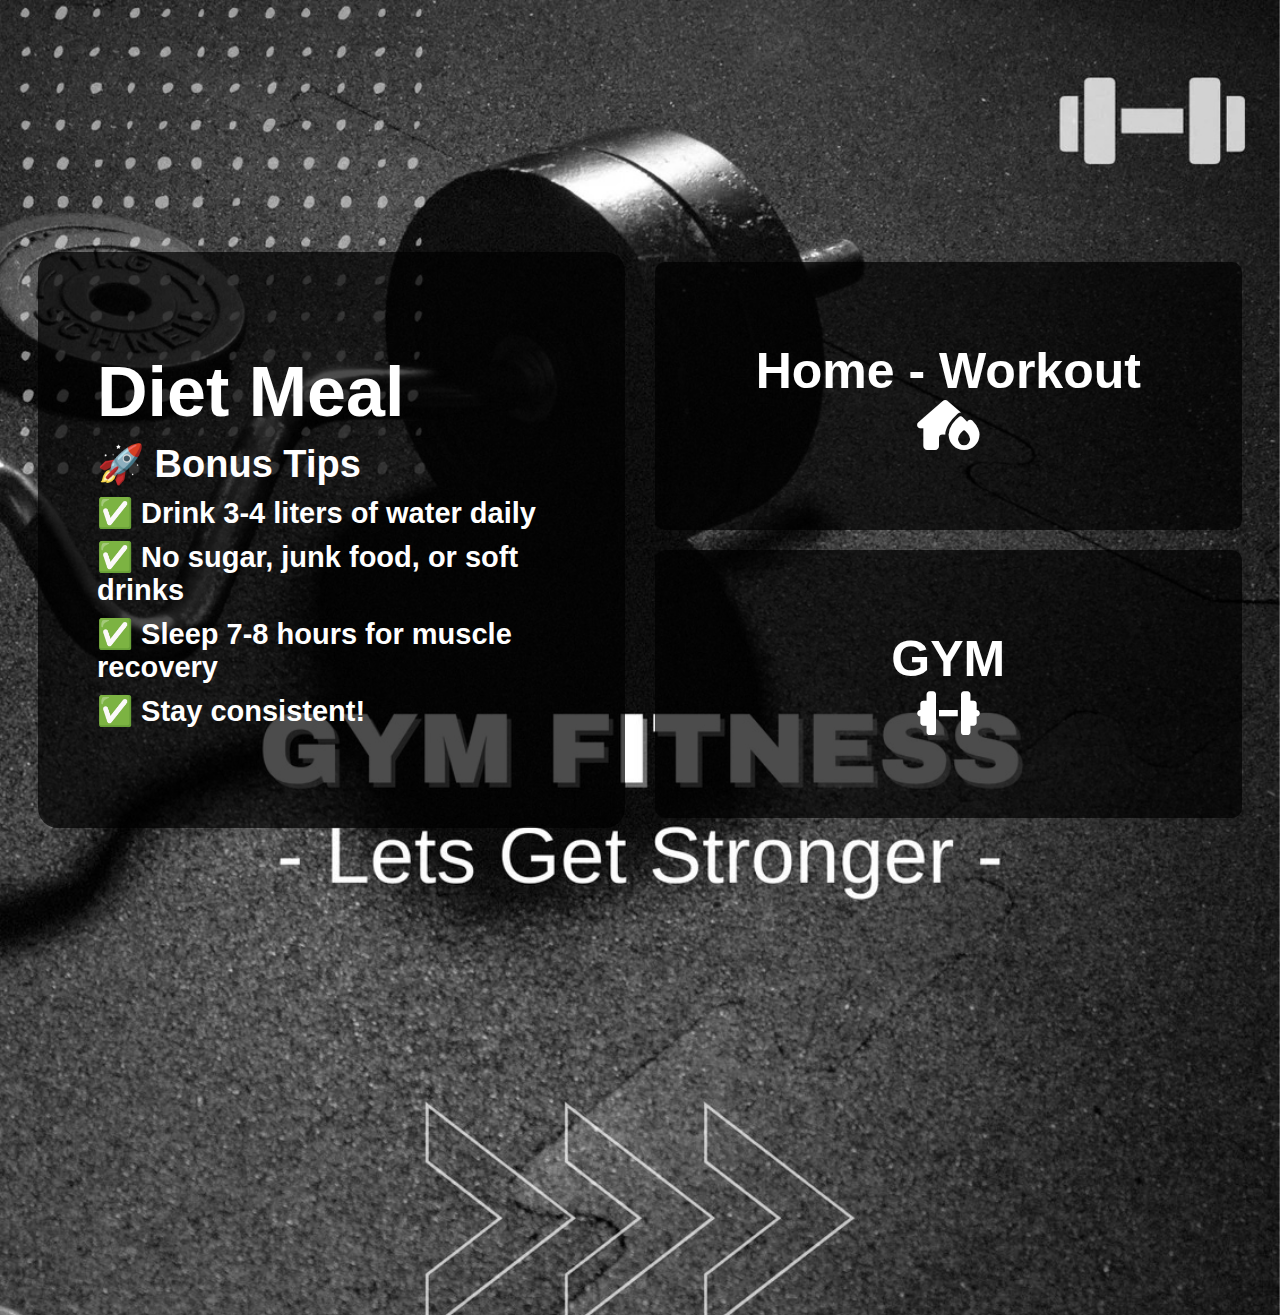
<file: index.html>
<!DOCTYPE html>
<html lang="en">
<head>
    <meta charset="UTF-8">
    <meta name="viewport" content="width=device-width, initial-scale=1.0">
    <link rel="stylesheet" href="assests/css/style.css">
    <link rel="stylesheet" href="https://cdnjs.cloudflare.com/ajax/libs/font-awesome/6.5.1/css/all.min.css">
    <title>WORKOUT-TIME</title>
</head>
<body>
    <div class="time"></div>
    <div class="structure">
        <div class="diet">
            <a href="other pages/diet.html" class="meal">
                Diet Meal
                <div class="tip" style="font-size: 38px;">🚀 Bonus Tips</div>
                <div class="tip">✅ Drink 3-4 liters of water daily</div>
                <div class="tip">✅ No sugar, junk food, or soft drinks</div>
                <div class="tip">✅ Sleep 7-8 hours for muscle recovery</div>
                <div class="tip">✅ Stay consistent!</div>
            </a>
        </div>
        <div class="workout">
            <div class="home">
                <a href="other pages/home.html">
                    <span>Home - Workout</span>
                    <i class="fa-solid fa-house-fire"></i>
                </a>
            </div>
            <div class="gym">
                <a href="">
                    <span>GYM</span>
                    <i class="fa-solid fa-dumbbell"></i>
                </a>
            </div>
        </div>
    </div>
</body>
</html>
</file>
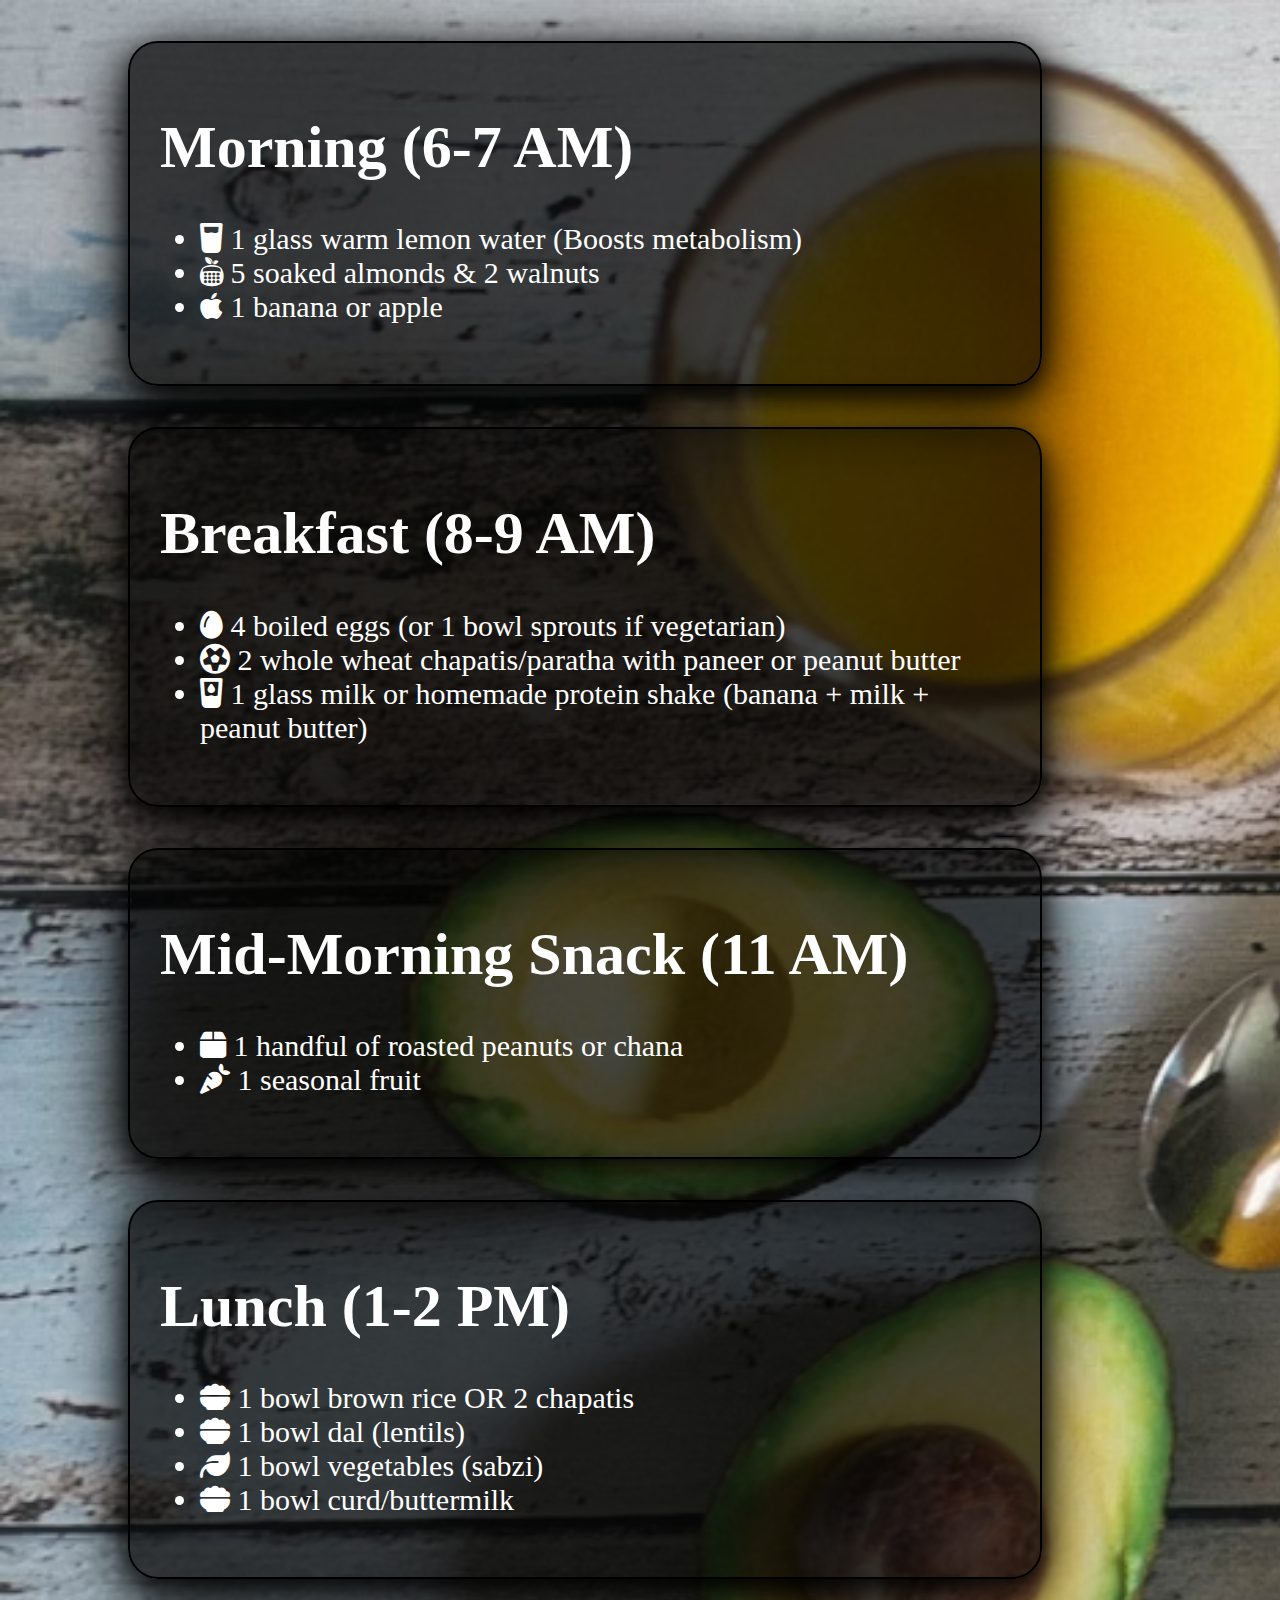
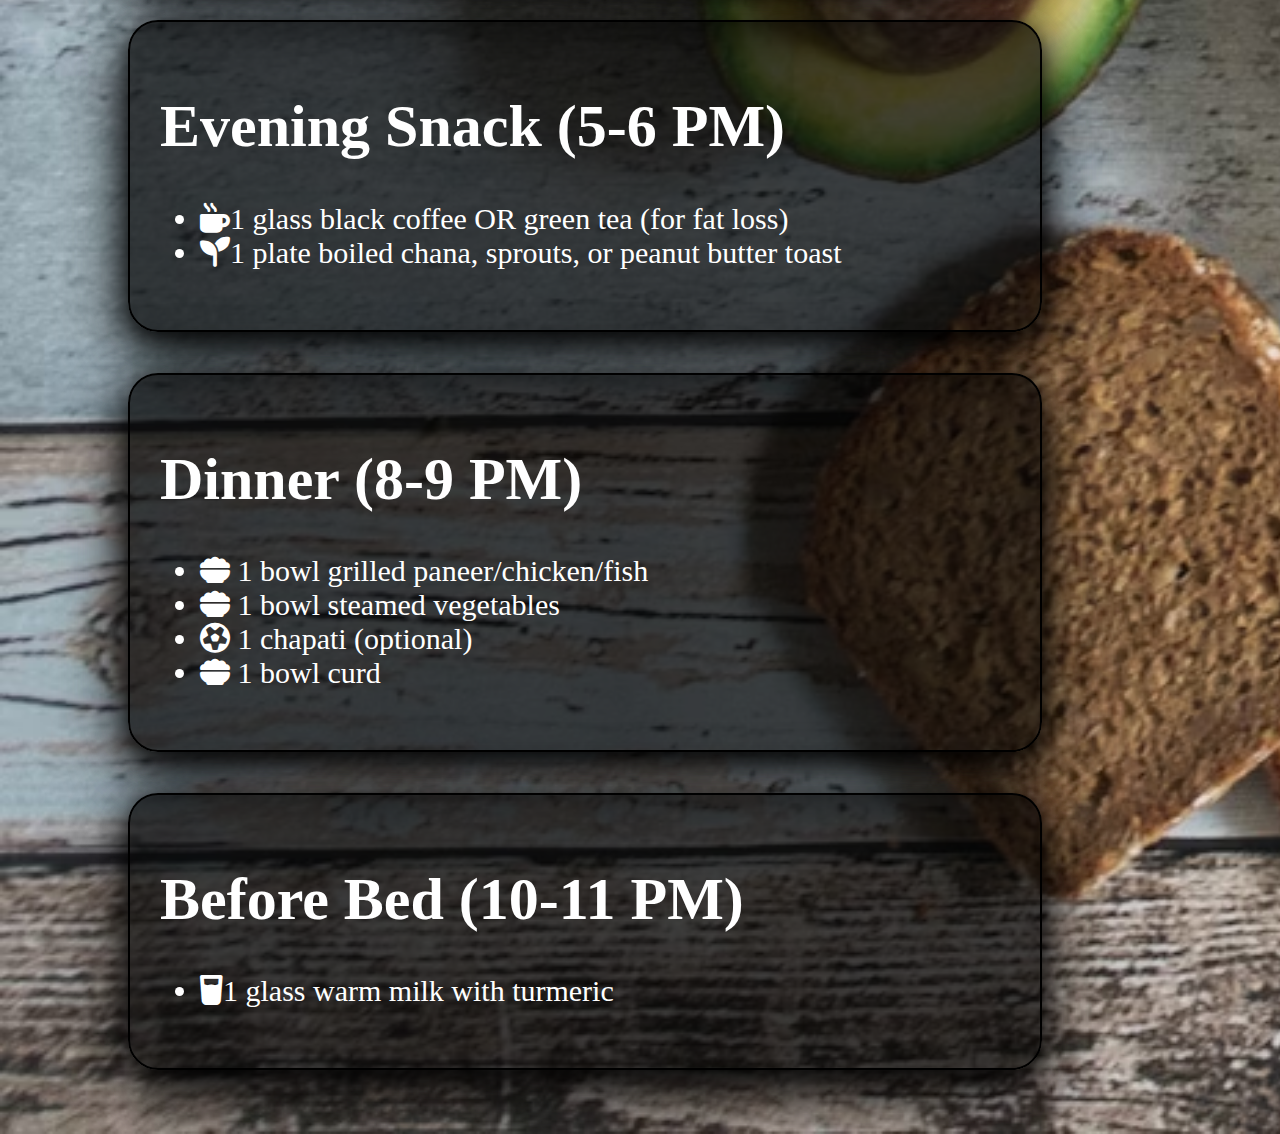
<file: other pages/diet.html>
<!DOCTYPE html>
<html lang="en">
<head>
    <meta charset="UTF-8">
    <meta name="viewport" content="width=device-width, initial-scale=1.0">
    <link rel="stylesheet" href="https://cdnjs.cloudflare.com/ajax/libs/font-awesome/6.5.1/css/all.min.css">
    <link rel="stylesheet" href="../assests/css/diet.css">
    <title>Meal</title>
</head>
<body>
    <div class="meal">
        <div class="mealitem">
            <h1>Morning (6-7 AM)</h1>
            <ul>
                <li><i class="fa-solid fa-glass-water"></i> 1 glass warm lemon water (Boosts metabolism)</li>
                <li><i class="fa-brands fa-nutritionix"></i> 5 soaked almonds & 2 walnuts</li>
                <li><i class="fa-brands fa-apple"></i> 1 banana or apple</li>
            </ul>
        </div>
        <div class="mealitem">
            <h1>Breakfast (8-9 AM)</h1>
            <ul>
                <li><i class="fa-solid fa-egg"></i> 4 boiled eggs (or 1 bowl sprouts if vegetarian)</li>
                <li><i class="fa-regular fa-futbol"></i> 2 whole wheat chapatis/paratha with paneer or peanut butter</li>
                <li><i class="fa-solid fa-glass-water-droplet"></i> 1 glass milk or homemade protein shake (banana + milk + peanut butter)</li>
            </ul>

        </div>
        <div class="mealitem">
            <h1>Mid-Morning Snack (11 AM)</h1>
            <ul>
                <li><i class="fa-solid fa-box"></i> 1 handful of roasted peanuts or chana</li>
                <li><i class="fa-solid fa-carrot"></i> 1 seasonal fruit</li>
             
            </ul>


        </div>
        <div class="mealitem">
            <h1>Lunch (1-2 PM)</h1>
            <ul>
                <li><i class="fa-solid fa-bowl-food"></i> 1 bowl brown rice OR 2 chapatis</li>
                <li><i class="fa-solid fa-bowl-food"></i> 1 bowl dal (lentils)</li>
                <li><i class="fa-solid fa-leaf"></i> 1 bowl vegetables (sabzi)</li>
                <li><i class="fa-solid fa-bowl-food"></i> 1 bowl curd/buttermilk</li>
            </ul>


        </div>
        <div class="mealitem">
            <h1>Evening Snack (5-6 PM)</h1>
            <ul>
                <li><i class="fa-solid fa-mug-hot"></i>1 glass black coffee OR green tea (for fat loss)</li>
                <li><i class="fa-solid fa-seedling"></i>1 plate boiled chana, sprouts, or peanut butter toast</li>
            </ul>


        </div>
        <div class="mealitem">
            <h1> Dinner (8-9 PM)</h1>
            <ul>
                <li><i class="fa-solid fa-bowl-food"></i> 1 bowl grilled paneer/chicken/fish</li>
                <li><i class="fa-solid fa-bowl-food"></i> 1 bowl steamed vegetables</li>
                <li><i class="fa-regular fa-futbol"></i> 1 chapati (optional)</li>
                <li><i class="fa-solid fa-bowl-food"></i> 1 bowl curd</li>
            </ul>


        </div>
        <div class="mealitem">
            <h1>Before Bed (10-11 PM)</h1>
            <ul>
                <li> <i class="fa-solid fa-glass-water"></i>1 glass warm milk with turmeric</li>
               
            </ul>


        </div>


    </div>
</body>
</html>
</file>
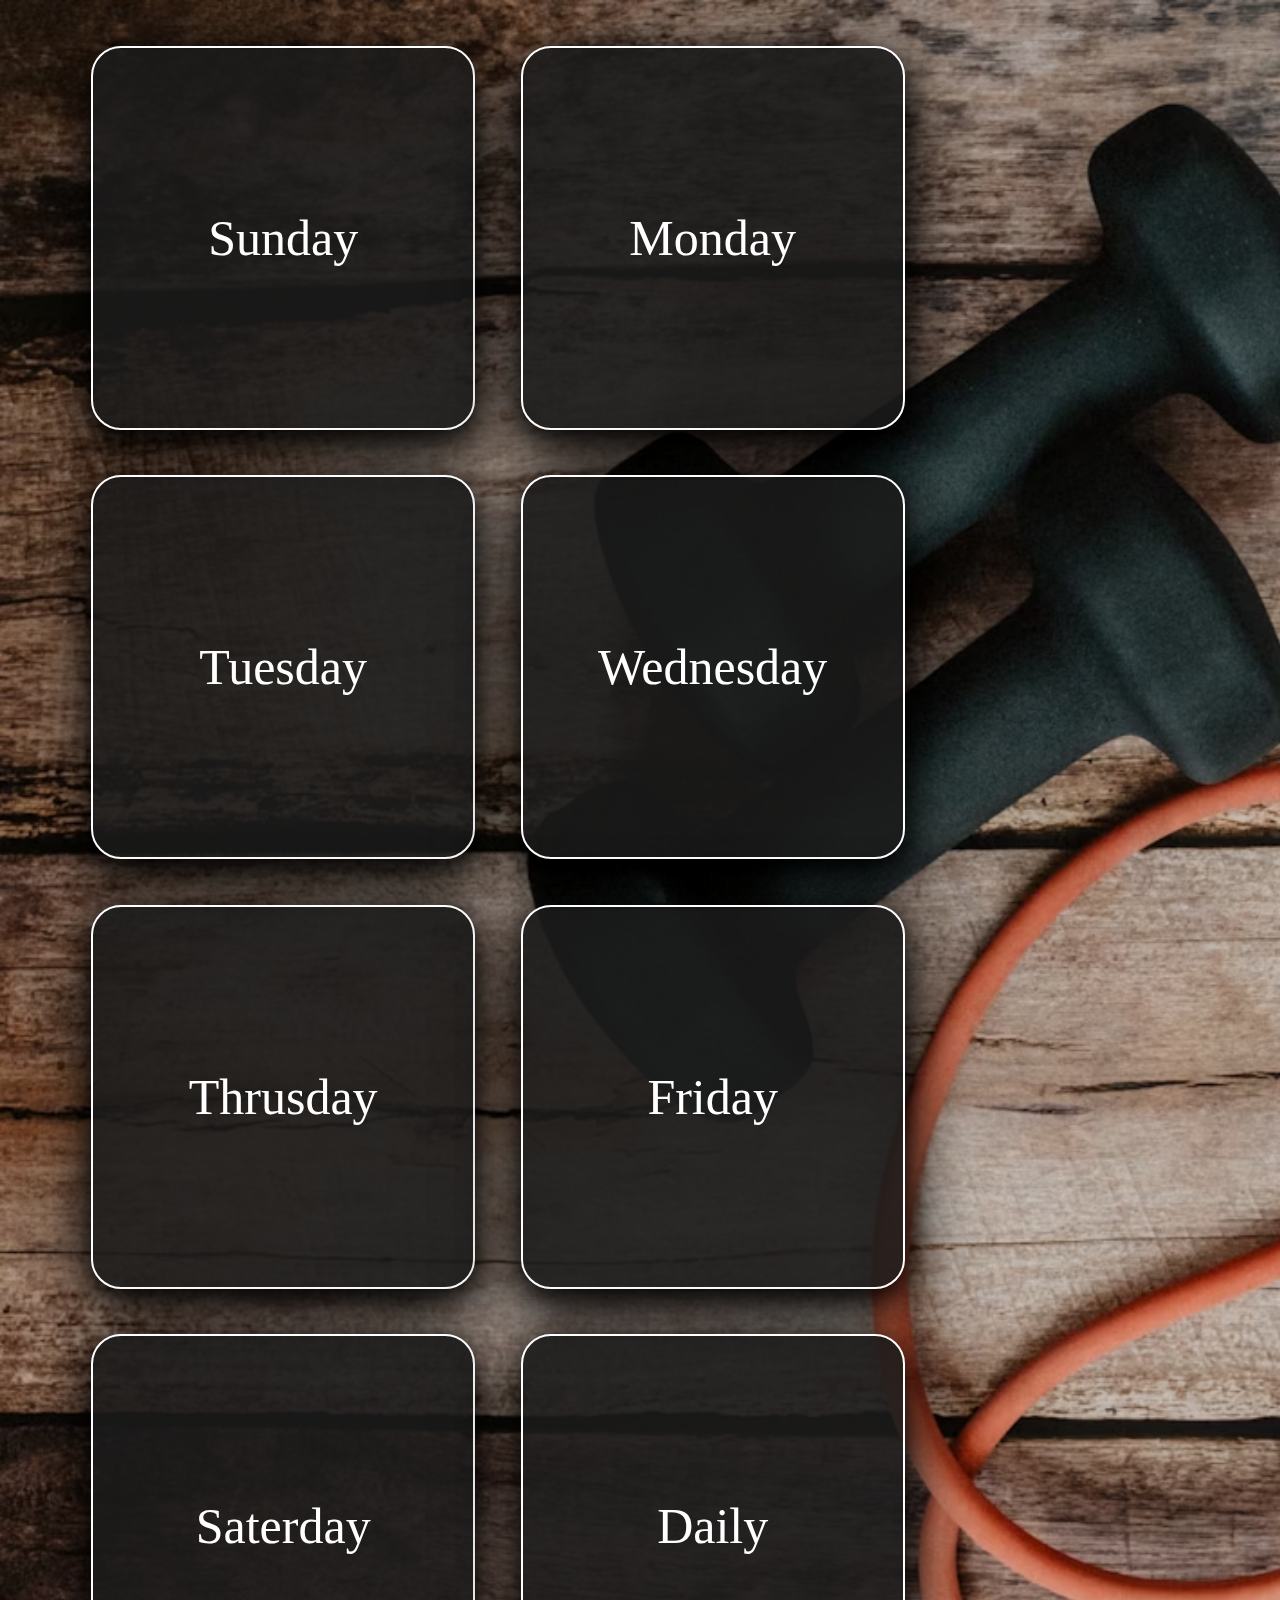
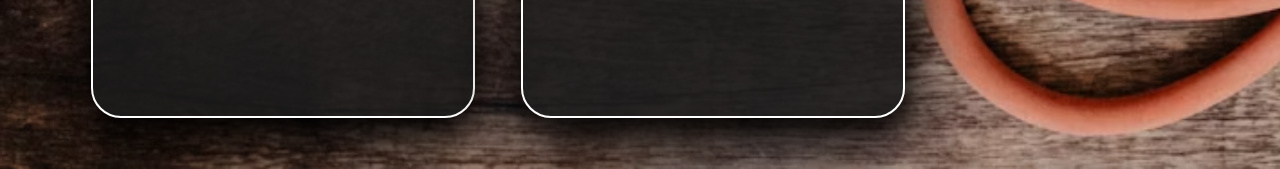
<file: other pages/home.html>
<!DOCTYPE html>
<html lang="en">
<head>
    <meta charset="UTF-8">
    <meta name="viewport" content="width=device-width, initial-scale=1.0">
    <link rel="stylesheet" href="../assests/css/week.css">
    <title>Home - Workout</title>
</head>
<body>
    <div class="days">

        <ul>
            <li class="day"><a href="../weeks/rest.html">Sunday</a></li>
            <li class="day"><a href="../weeks/monday.html">Monday</a></li>
            <li class="day"><a href="../weeks/tusday.html">Tuesday</a></li>
            <li class="day"><a href="../weeks/wedne.html">Wednesday</a></li>
            <li class="day"><a href="../weeks/monday.html">Thrusday</a></li>
            <li class="day"><a href="../weeks/tusday.html">Friday</a></li>
            <li class="day"><a href="../weeks/wedne.html">Saterday</a></li>
            <li class="day"><a href="../weeks/daily.html">Daily</a></li>
        </ul>
    </div>
    
</body>
</html>
</file>
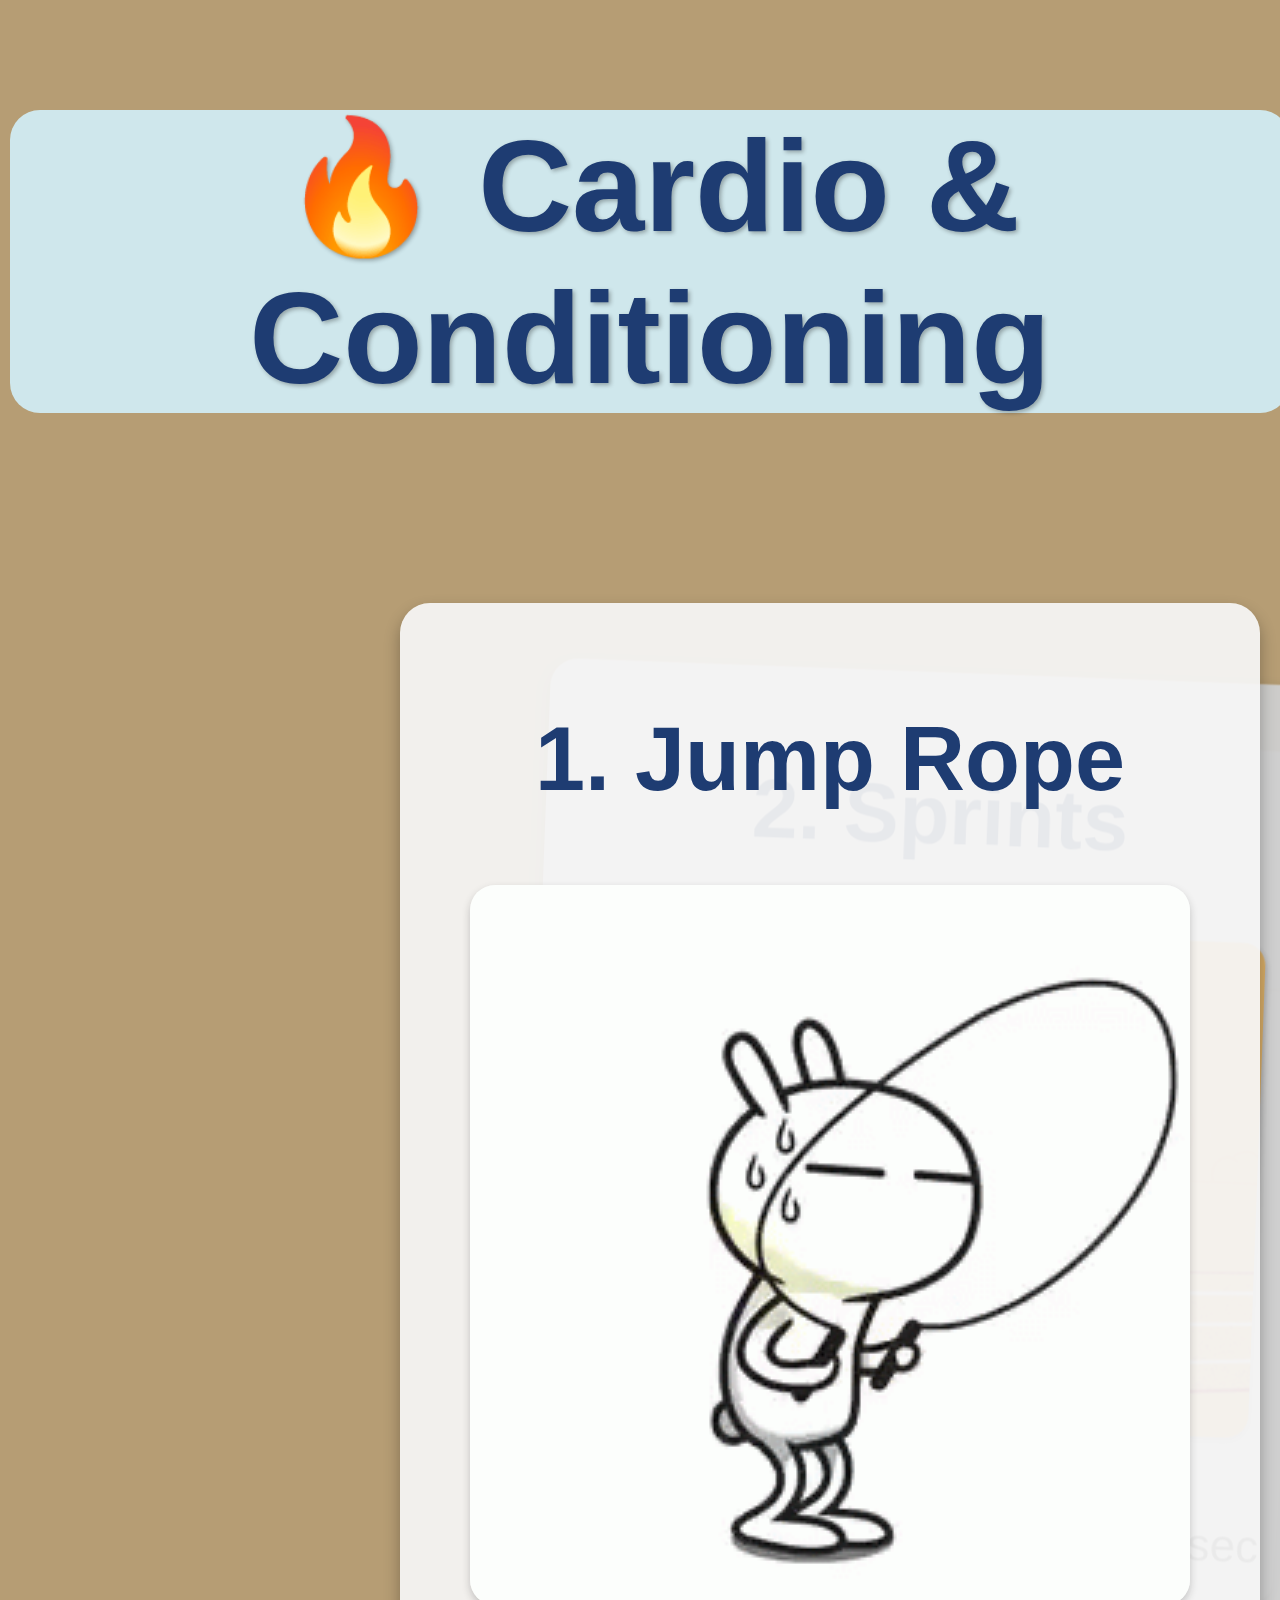
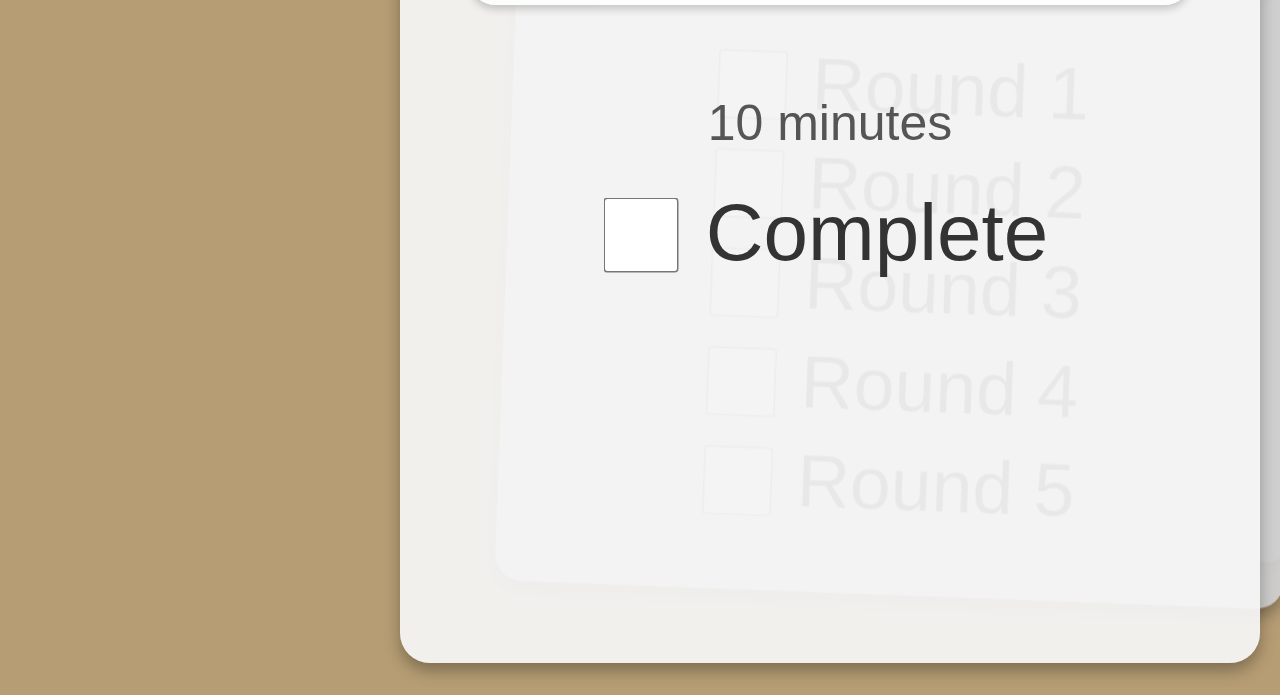
<file: weeks/daily.html>
<!DOCTYPE html>
<html lang="en">
<head>
    <meta charset="UTF-8">
    <meta name="viewport" content="width=device-width, initial-scale=1.0">
    <title>Effect Cards Swiper</title>
    <link rel="stylesheet" href="../assests/css/card.css">
    <link rel="stylesheet" href="https://cdn.jsdelivr.net/npm/swiper@11/swiper-bundle.min.css" />
</head>
<body>
    <h1>🔥 Cardio & Conditioning</h1>
    <div class="swiper">
        <div class="swiper-wrapper">
            <!-- Jump Rope -->
            <div class="swiper-slide">
                <h2>1. Jump Rope</h2>
                <img src="../image/gif/jumprope.gif" alt="Jump Rope">
                <p>10 minutes</p>
                <div class="sets">
                    <input type="checkbox" class="setcount"><span>Complete</span><br>
                </div>
            </div>
            <!-- Sprints -->
            <div class="swiper-slide">
                <h2>2. Sprints</h2>
                <img src="../image/gif/springs.gif" alt="Sprints">
                <p>5 rounds of 20 sec sprint + 40 sec rest</p>
                <div class="sets">
                    <input type="checkbox" class="setcount"><span>Round 1</span><br>
                    <input type="checkbox" class="setcount"><span>Round 2</span><br>
                    <input type="checkbox" class="setcount"><span>Round 3</span><br>
                    <input type="checkbox" class="setcount"><span>Round 4</span><br>
                    <input type="checkbox" class="setcount"><span>Round 5</span><br>
                </div>
            </div>
            <!-- Burpees -->
            <div class="swiper-slide">
                <h2>3. Burpees</h2>
                <img src="../image/gif/burpee.gif" alt="Burpees">
                <p>3 sets of 10 reps</p>
                <div class="sets">
                    <input type="checkbox" class="setcount"><span>Set 1</span><br>
                    <input type="checkbox" class="setcount"><span>Set 2</span><br>
                    <input type="checkbox" class="setcount"><span>Set 3</span><br>
                </div>
            </div>
        </div>
    </div>

    <!-- Swiper JS -->
    <script src="https://cdn.jsdelivr.net/npm/swiper@11/swiper-bundle.min.js"></script>
    <script>
        // Initialize Swiper with EffectCards
        const swiper = new Swiper('.swiper', {
            effect: 'cards',
            grabCursor: true,
            slidesPerView: 1,
            loop: false,
            modules: [],
        });
    </script>
</body>
</html>
</file>
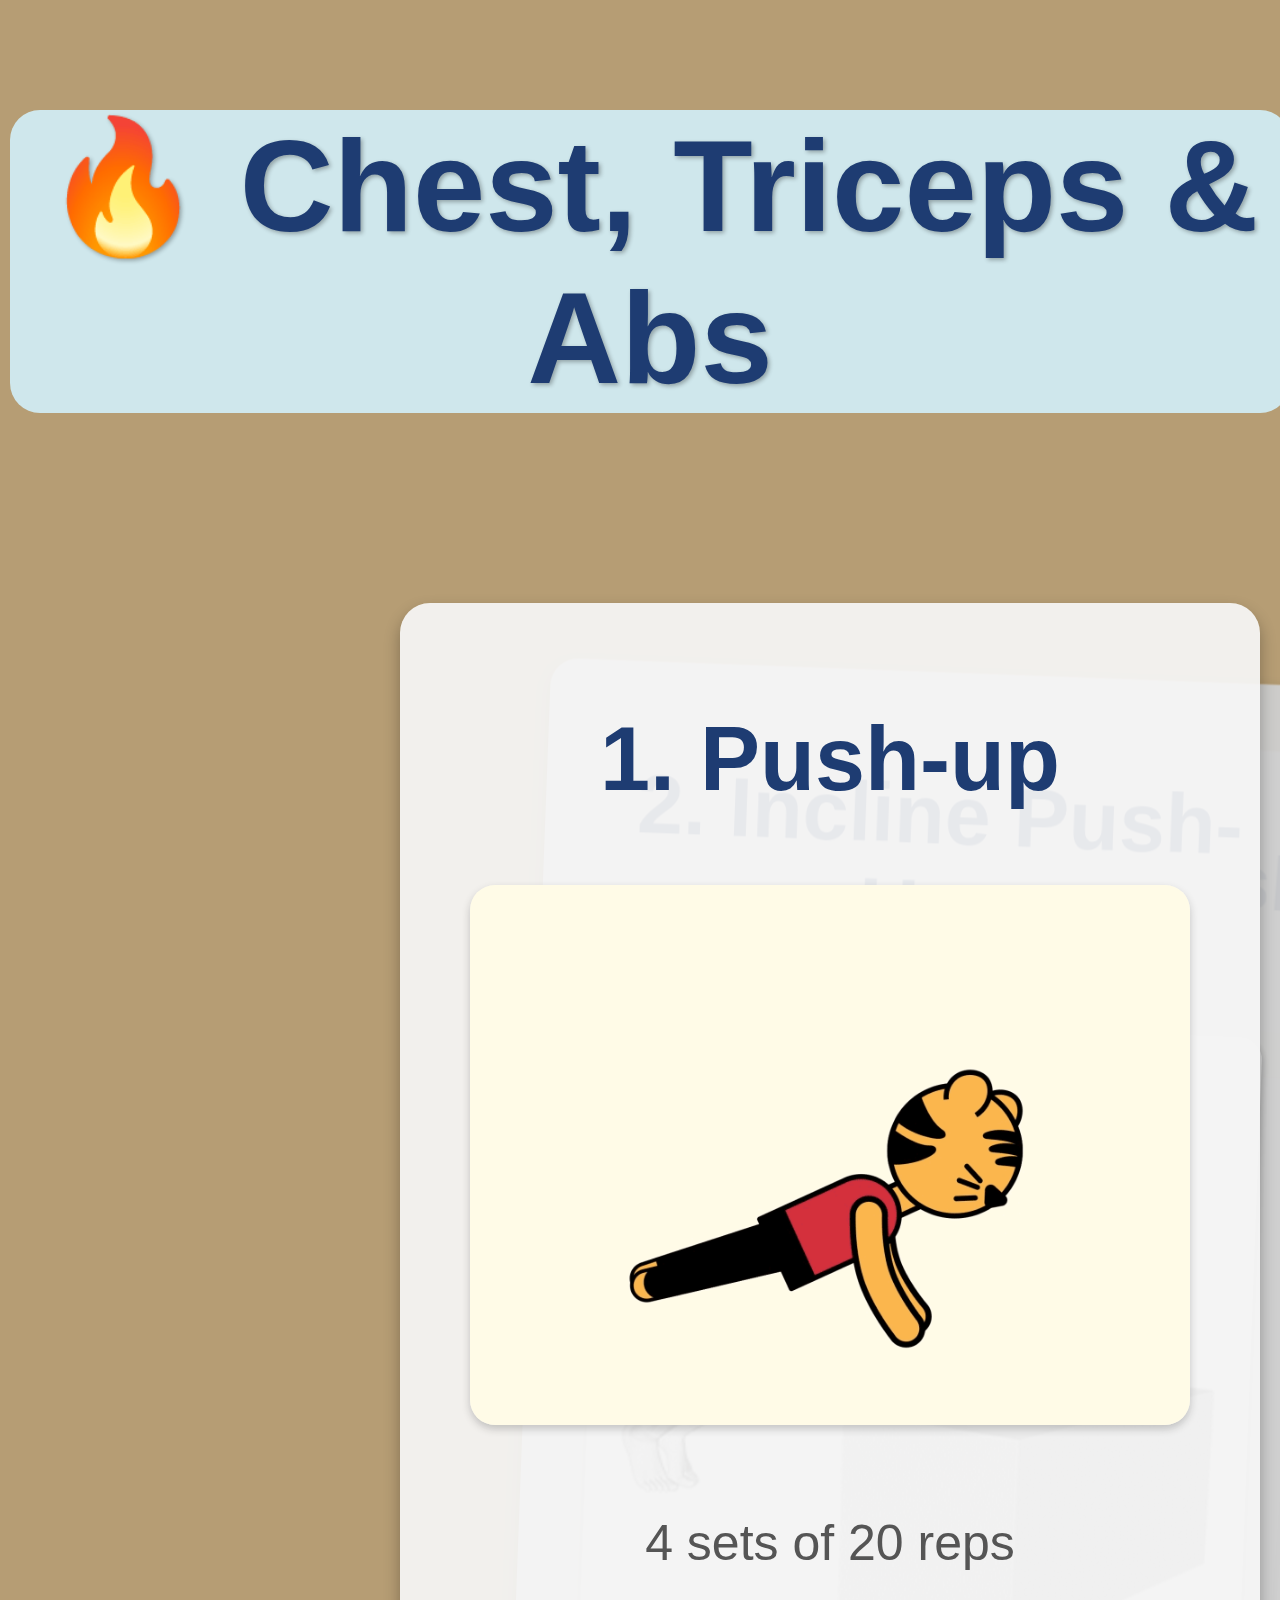
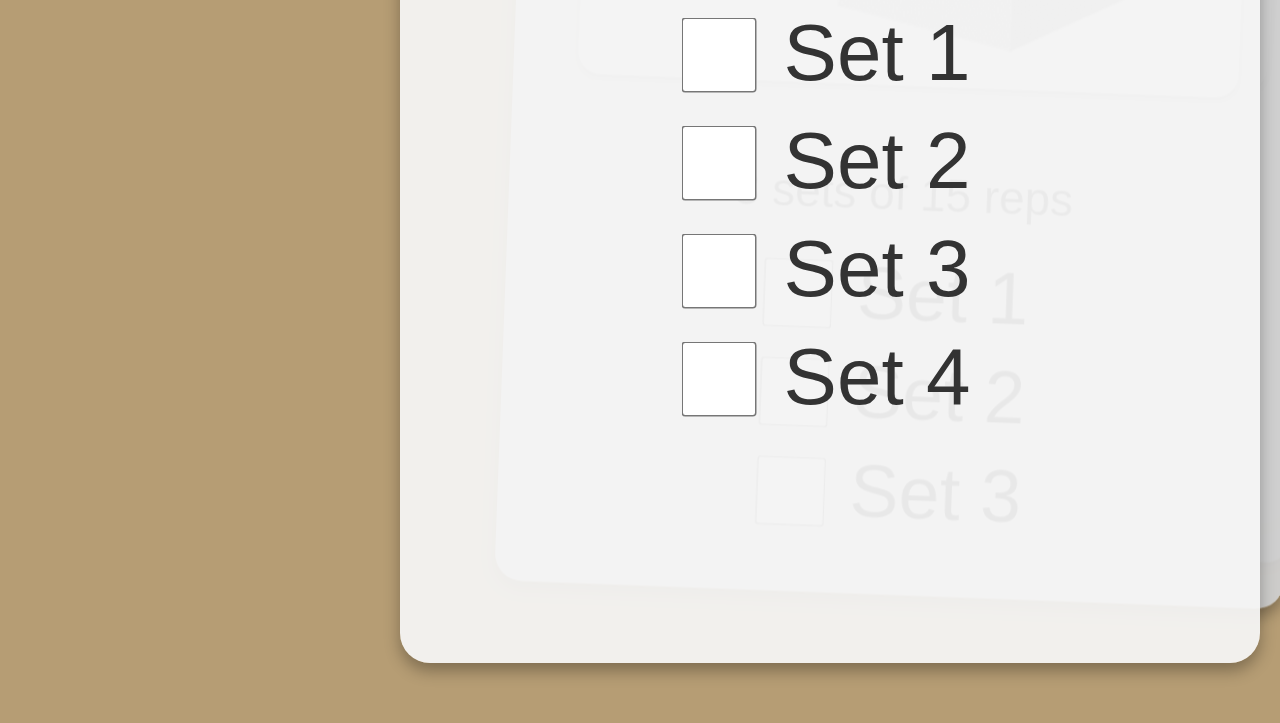
<file: weeks/monday.html>
<!DOCTYPE html>
<html lang="en">
<head>
    <meta charset="UTF-8">
    <meta name="viewport" content="width=device-width, initial-scale=1.0">
    <title>Effect Cards Swiper</title>
    <link rel="stylesheet" href="../assests/css/card.css">
    <link rel="stylesheet" href="https://cdn.jsdelivr.net/npm/swiper@11/swiper-bundle.min.css" />
</head>
<body>
    <h1>🔥 Chest, Triceps & Abs</h1>
    <div class="swiper">
        <div class="swiper-wrapper">
            <div class="swiper-slide">
                <h2>1. Push-up</h2>
                <img src="../image/gif/push-up.gif" alt="">
                <p>4 sets of 20 reps</p>
                <div class="sets">
                    <input type="checkbox" class="setcount"><span>Set 1</span><br>
                    <input type="checkbox" class="setcount"><span>Set 2</span><br>
                    <input type="checkbox" class="setcount"><span>Set 3</span><br>
                    <input type="checkbox" class="setcount"><span>Set 4</span><br>
                </div>
            </div>
            <div class="swiper-slide">
                <h2>2. Incline Push-Ups</h2>
                <img src="../image/gif/Incline Push-Up.gif" alt="">
                <p>3 sets of 15 reps</p>
                <div class="sets">
                    <input type="checkbox" class="setcount"><span>Set 1</span><br>
                    <input type="checkbox" class="setcount"><span>Set 2</span><br>
                    <input type="checkbox" class="setcount"><span>Set 3</span><br>
                </div>
            </div>
            <div class="swiper-slide">
                <h2>3. Diamond Push-Ups</h2>
                <img src="../image/gif/Diamond-Push-up.gif" alt="">
                <p>3 sets of 12 reps</p>
                <div class="sets">
                    <input type="checkbox" class="setcount"><span>Set 1</span><br>
                    <input type="checkbox" class="setcount"><span>Set 2</span><br>
                    <input type="checkbox" class="setcount"><span>Set 3</span><br>
                </div>
            </div>
            <div class="swiper-slide">
                <h2>4. Dips</h2>
                <img src="../image/gif/dips.gif" alt="">
                <p>3 sets of 12 reps</p>
                <div class="sets">
                    <input type="checkbox" class="setcount"><span>Set 1</span><br>
                    <input type="checkbox" class="setcount"><span>Set 2</span><br>
                    <input type="checkbox" class="setcount"><span>Set 3</span><br>
                </div>
            </div>
            <div class="swiper-slide"> <!-- Fixed typo here -->
                <h2>5. Plank</h2>
                <img src="../image/gif/plan.gif" alt="">
                <p>3 sets of 45 sec</p>
                <div class="sets">
                    <input type="checkbox" class="setcount"><span>Set 1</span><br>
                    <input type="checkbox" class="setcount"><span>Set 2</span><br>
                    <input type="checkbox" class="setcount"><span>Set 3</span><br>
                </div>
            </div>
            <div class="swiper-slide">
                <h2>6. Leg Raises</h2>
                <img src="../image/gif/leg-raise.gif" alt="">
                <p>3 sets of 12 reps</p>
                <div class="sets">
                    <input type="checkbox" class="setcount"><span>Set 1</span><br>
                    <input type="checkbox" class="setcount"><span>Set 2</span><br>
                    <input type="checkbox" class="setcount"><span>Set 3</span><br>
                </div>
            </div>
            <div class="swiper-slide">
                <h2>7. Russian Twists</h2>
                <img src="../image/gif/russian twist.gif" alt="">
                <p>3 sets of 12 reps</p>
                <div class="sets">
                    <input type="checkbox" class="setcount"><span>Set 1</span><br>
                    <input type="checkbox" class="setcount"><span>Set 2</span><br>
                    <input type="checkbox" class="setcount"><span>Set 3</span><br>
                </div>
            </div>
        </div>
    </div>

    <!-- Swiper JS -->
    <script src="https://cdn.jsdelivr.net/npm/swiper@11/swiper-bundle.min.js"></script>
    <script>
        // Initialize Swiper with EffectCards
        const swiper = new Swiper('.swiper', {
            effect: 'cards',
            grabCursor: true,
            slidesPerView: 1,
            loop: false,
            modules: [],
        });
    </script>
</body>
</html>
</file>
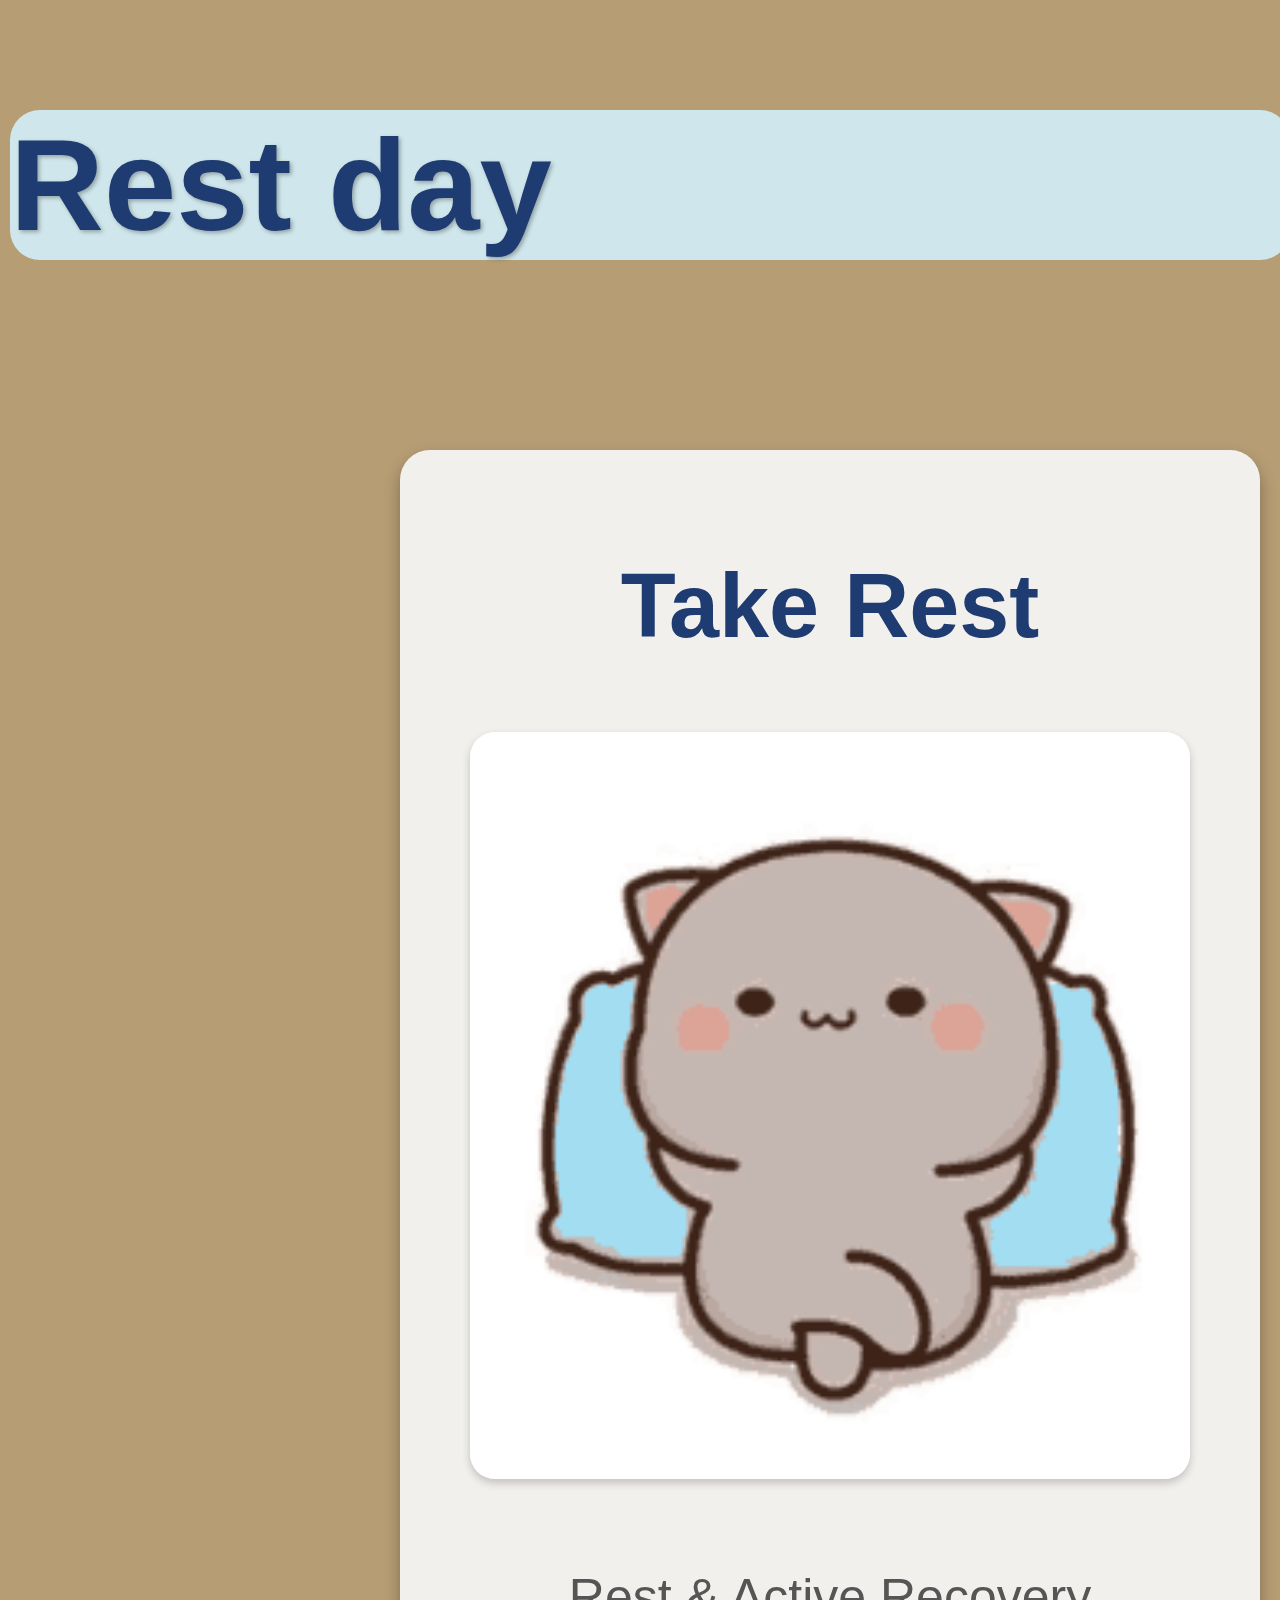
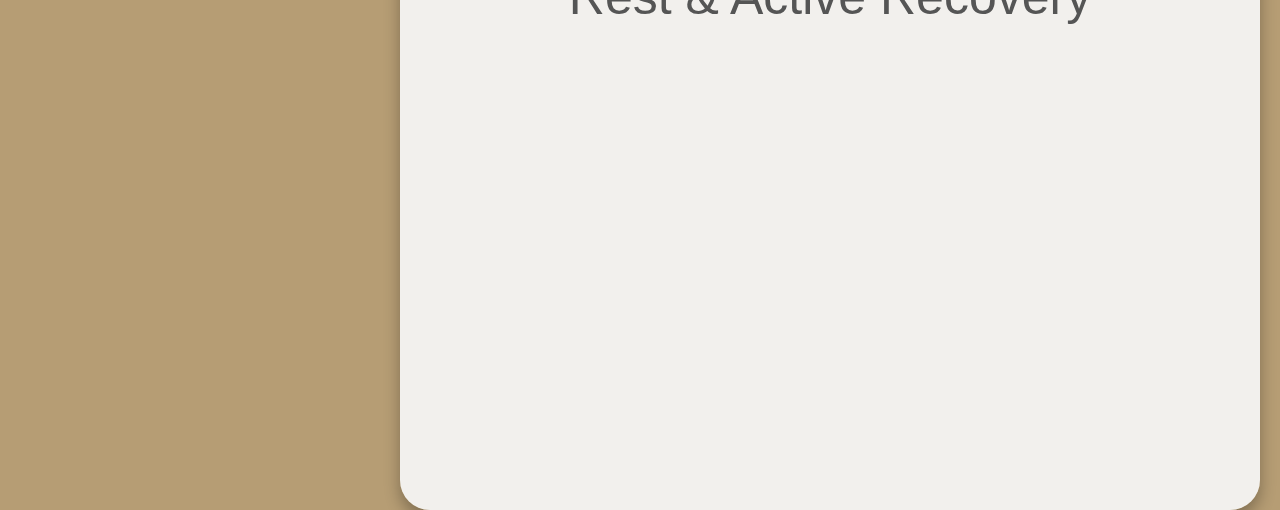
<file: weeks/rest.html>
<!DOCTYPE html>
<html lang="en">
<head>
    <meta charset="UTF-8">
    <meta name="viewport" content="width=device-width, initial-scale=1.0">
    <title>Effect Cards Swiper</title>
    <link rel="stylesheet" href="../assests/css/card.css">
    <link rel="stylesheet" href="https://cdn.jsdelivr.net/npm/swiper@11/swiper-bundle.min.css" />
</head>
<body>
    <h1>Rest day</h1>
    <div class="swiper">
        <div class="swiper-wrapper">
            <div class="swiper-slide">
                <h2> Take Rest</h2>
                <img src="../image/gif/rest.gif" alt="">
                <p> Rest & Active Recovery</p>
                
            </div>
            
        </div>
    </div>

    <!-- Swiper JS -->
    <script src="https://cdn.jsdelivr.net/npm/swiper@11/swiper-bundle.min.js"></script>
    <script>
        // Initialize Swiper with EffectCards
        const swiper = new Swiper('.swiper', {
            effect: 'cards',
            grabCursor: true,
            slidesPerView: 1,
            loop: false,
            modules: [],
        });
    </script>
</body>
</html>
</file>
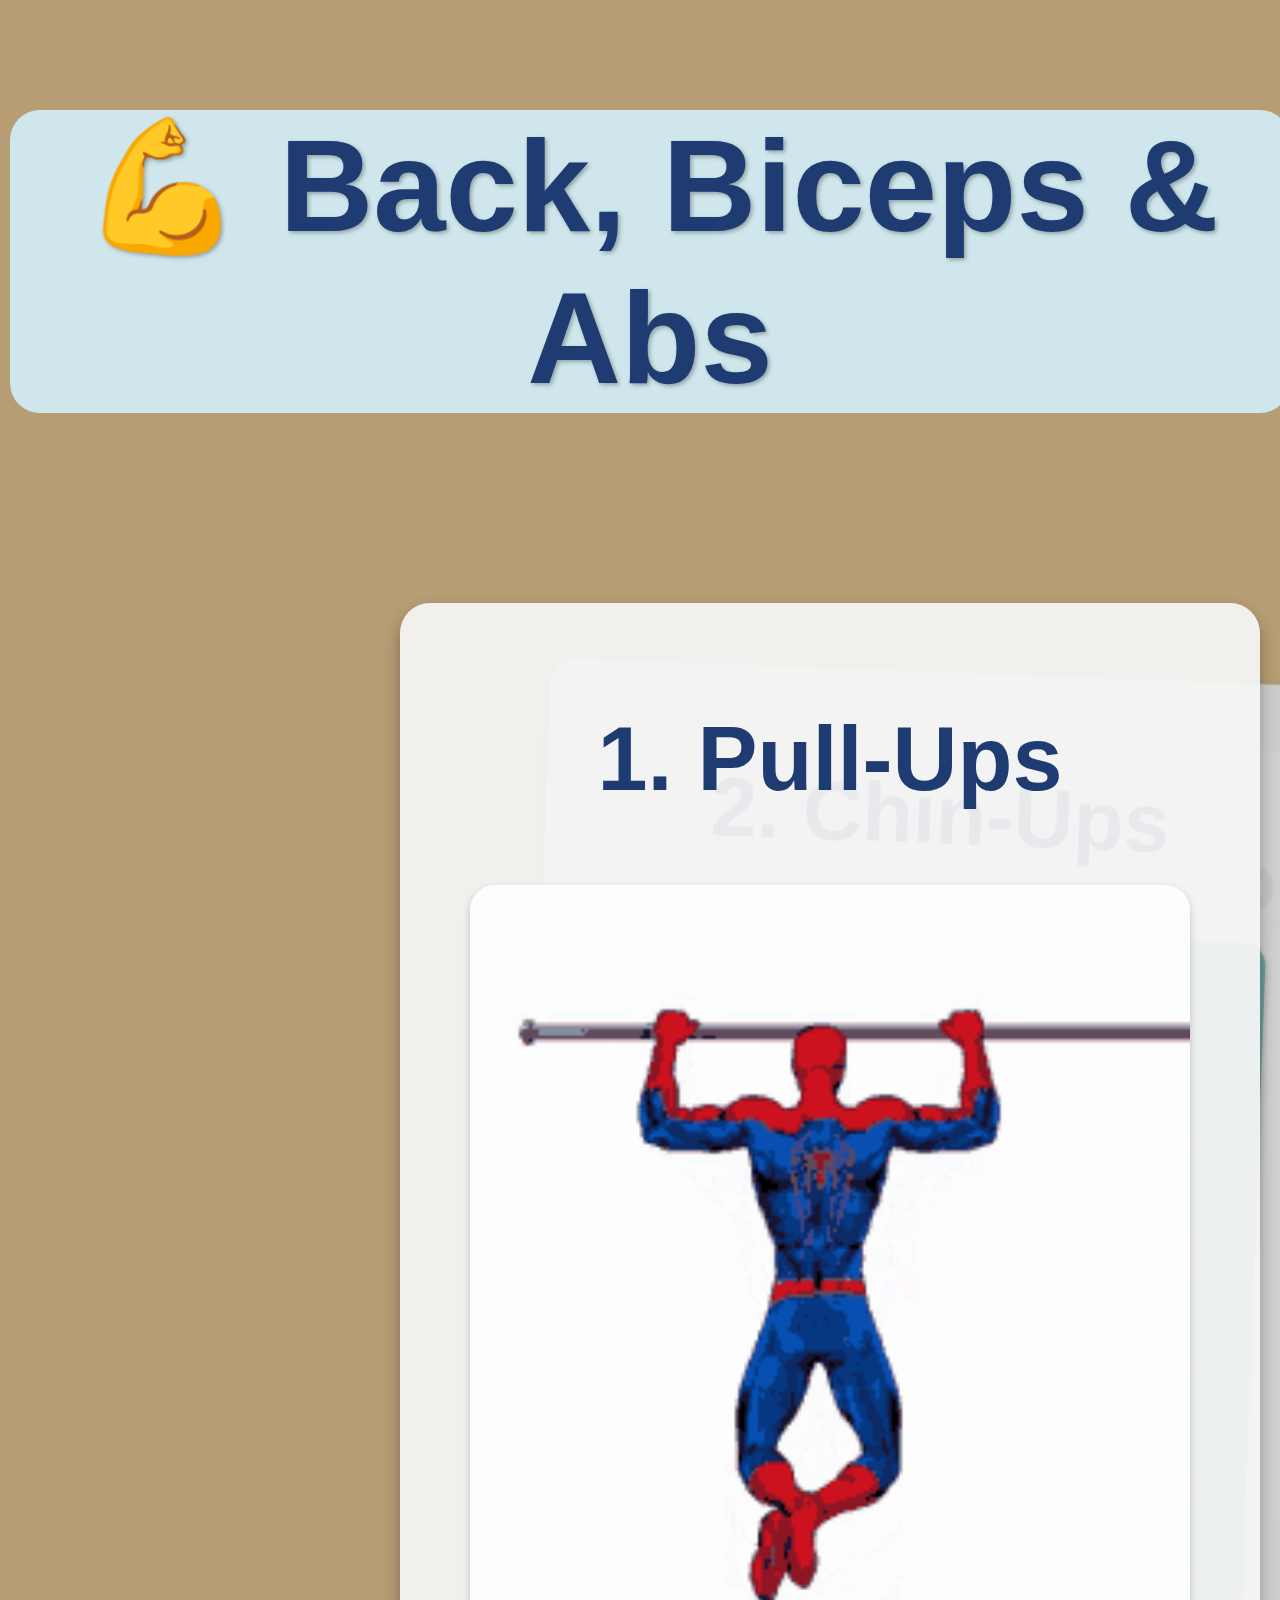
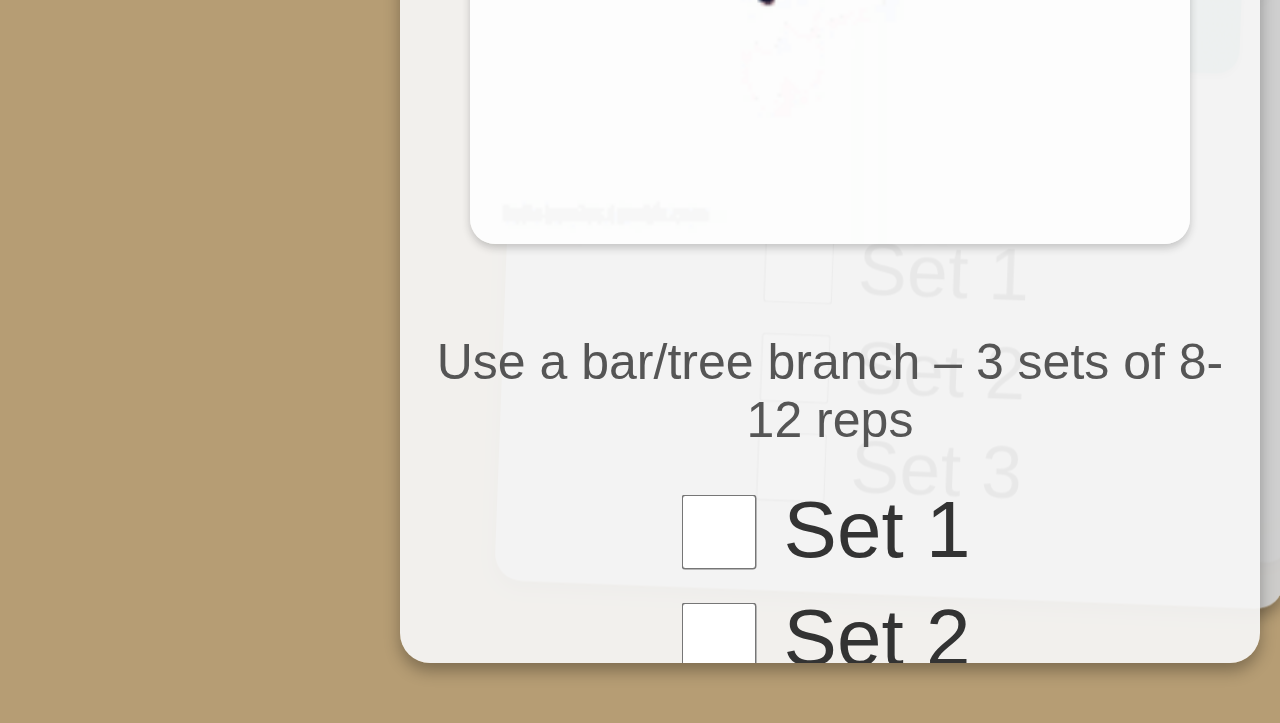
<file: weeks/tusday.html>
<!DOCTYPE html>
<html lang="en">
<head>
    <meta charset="UTF-8">
    <meta name="viewport" content="width=device-width, initial-scale=1.0">
    <title>Effect Cards Swiper</title>
    <link rel="stylesheet" href="../assests/css/card.css">
    <link rel="stylesheet" href="https://cdn.jsdelivr.net/npm/swiper@11/swiper-bundle.min.css" />
</head>
<body>
    <h1>💪 Back, Biceps & Abs</h1>
    <div class="swiper">
        <div class="swiper-wrapper">
            <!-- Pull-Ups -->
            <div class="swiper-slide">
                <h2>1. Pull-Ups</h2>
                <img src="../image/gif/pull-up.gif" alt="Pull-Ups">
                <p>Use a bar/tree branch – 3 sets of 8-12 reps</p>
                <div class="sets">
                    <input type="checkbox" class="setcount"><span>Set 1</span><br>
                    <input type="checkbox" class="setcount"><span>Set 2</span><br>
                    <input type="checkbox" class="setcount"><span>Set 3</span><br>
                </div>
            </div>
            <!-- Chin-Ups -->
            <div class="swiper-slide">
                <h2>2. Chin-Ups</h2>
                <img src="../image/gif/chin-ups.gif" alt="Chin-Ups">
                <p>3 sets of 8 reps (Biceps)</p>
                <div class="sets">
                    <input type="checkbox" class="setcount"><span>Set 1</span><br>
                    <input type="checkbox" class="setcount"><span>Set 2</span><br>
                    <input type="checkbox" class="setcount"><span>Set 3</span><br>
                </div>
            </div>
            <!-- Superman Hold -->
            <div class="swiper-slide">
                <h2>3. Superman Hold</h2>
                <img src="../image/gif/superman.gif" alt="Superman Hold">
                <p>3 sets of 30 sec (Lower back)</p>
                <div class="sets">
                    <input type="checkbox" class="setcount"><span>Set 1</span><br>
                    <input type="checkbox" class="setcount"><span>Set 2</span><br>
                    <input type="checkbox" class="setcount"><span>Set 3</span><br>
                </div>
            </div>
            <!-- Bodyweight Rows -->
            <div class="swiper-slide">
                <h2>4. Bodyweight Rows</h2>
                <img src="../image/gif/bodyweight rows.gif" alt="Bodyweight Rows">
                <p>Use a sturdy table – 3 sets of 12 reps</p>
                <div class="sets">
                    <input type="checkbox" class="setcount"><span>Set 1</span><br>
                    <input type="checkbox" class="setcount"><span>Set 2</span><br>
                    <input type="checkbox" class="setcount"><span>Set 3</span><br>
                </div>
            </div>
            <!-- Hanging Leg Raises -->
            <div class="swiper-slide">
                <h2>5. Hanging Leg Raises</h2>
                <img src="../image/gif/Hanging-Knee-Raises.gif" alt="Hanging Leg Raises">
                <p>3 sets of 10 reps</p>
                <div class="sets">
                    <input type="checkbox" class="setcount"><span>Set 1</span><br>
                    <input type="checkbox" class="setcount"><span>Set 2</span><br>
                    <input type="checkbox" class="setcount"><span>Set 3</span><br>
                </div>
            </div>
            <!-- Bicycle Crunches -->
            <div class="swiper-slide">
                <h2>6. Bicycle Crunches</h2>
                <img src="../image/gif/bycycle.gif" alt="Bicycle Crunches">
                <p>3 sets of 15 reps</p>
                <div class="sets">
                    <input type="checkbox" class="setcount"><span>Set 1</span><br>
                    <input type="checkbox" class="setcount"><span>Set 2</span><br>
                    <input type="checkbox" class="setcount"><span>Set 3</span><br>
                </div>
            </div>
            <!-- Side Plank -->
            <div class="swiper-slide">
                <h2>7. Side Plank</h2>
                <img src="../image/gif/sideplank.jpg" alt="Side Plank">
                <p>Both Sides – 2 sets of 30 sec</p>
                <div class="sets">
                    <input type="checkbox" class="setcount"><span>Set 1</span><br>
                    <input type="checkbox" class="setcount"><span>Set 2</span><br>
                </div>
            </div>
        </div>
    </div>

    <!-- Swiper JS -->
    <script src="https://cdn.jsdelivr.net/npm/swiper@11/swiper-bundle.min.js"></script>
    <script>
        // Initialize Swiper with EffectCards
        const swiper = new Swiper('.swiper', {
            effect: 'cards',
            grabCursor: true,
            slidesPerView: 1,
            loop: false,
            modules: [],
        });
    </script>
</body>
</html>
</file>
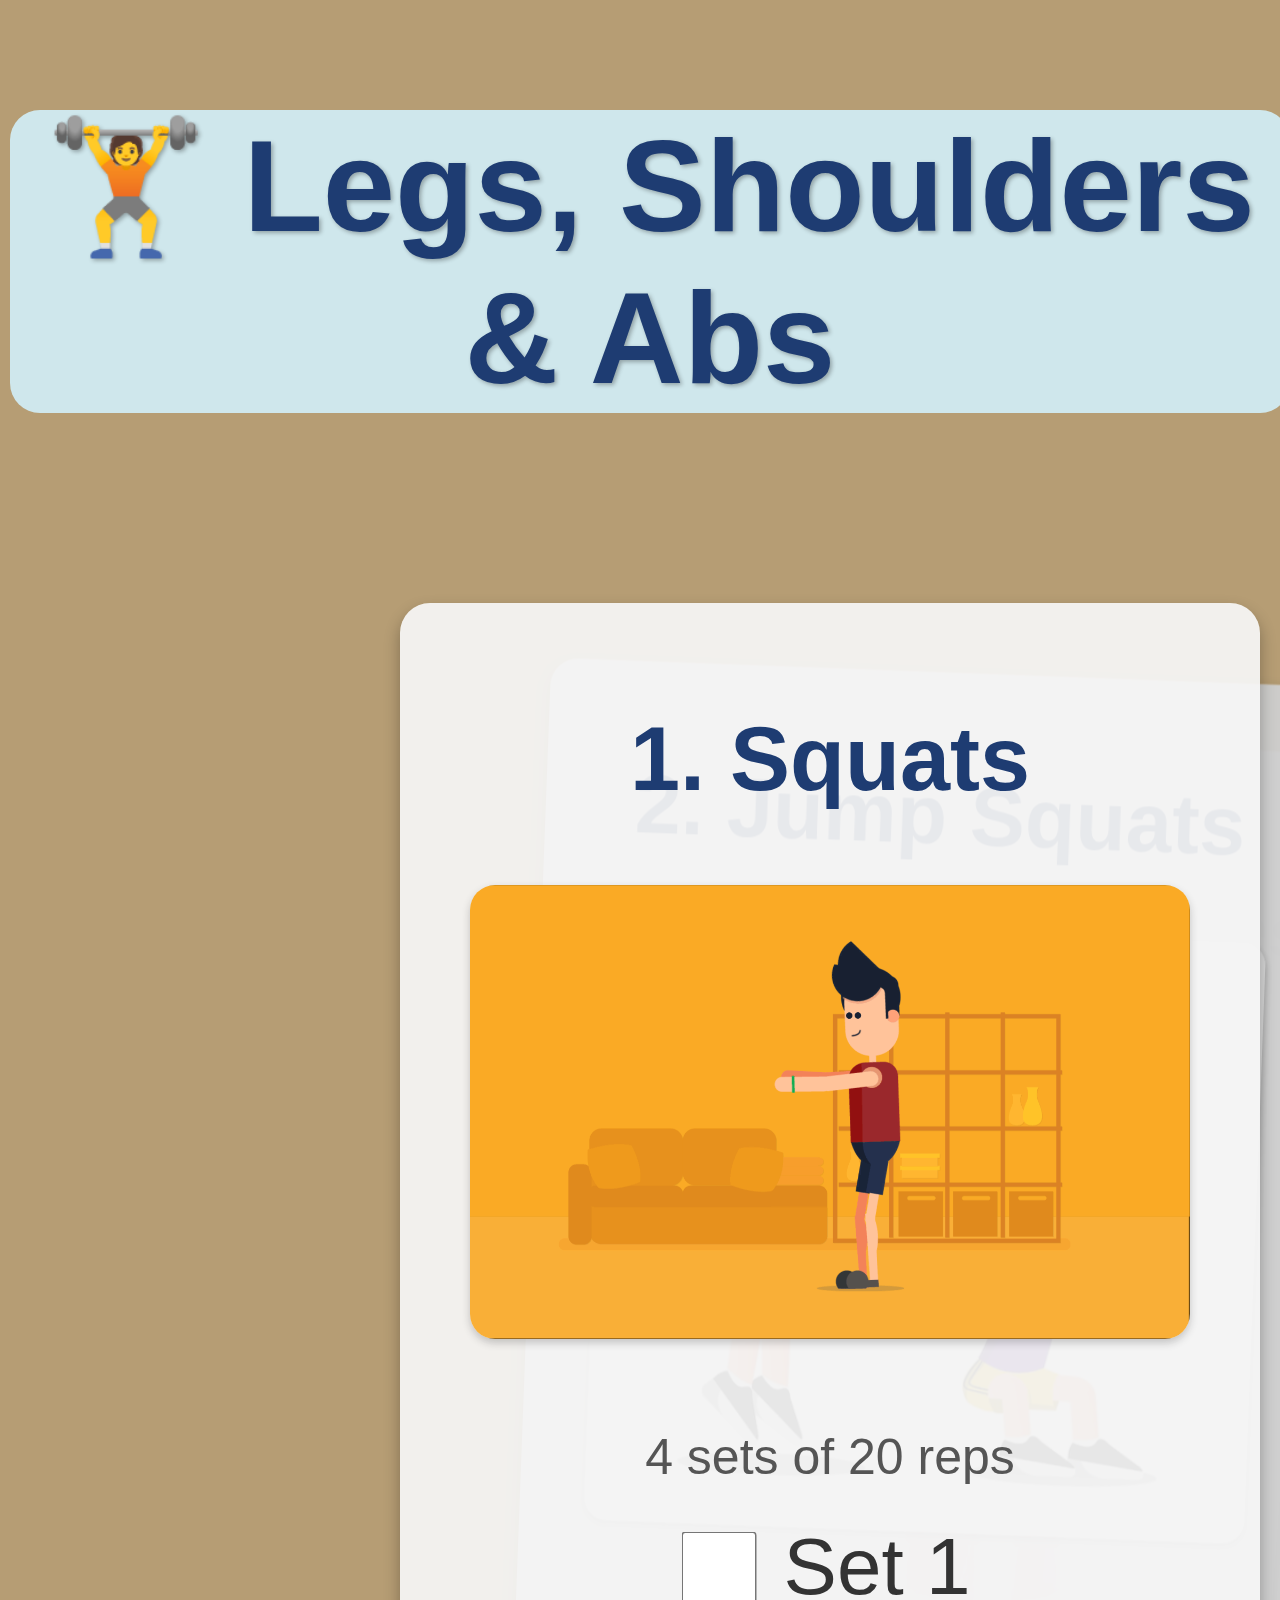
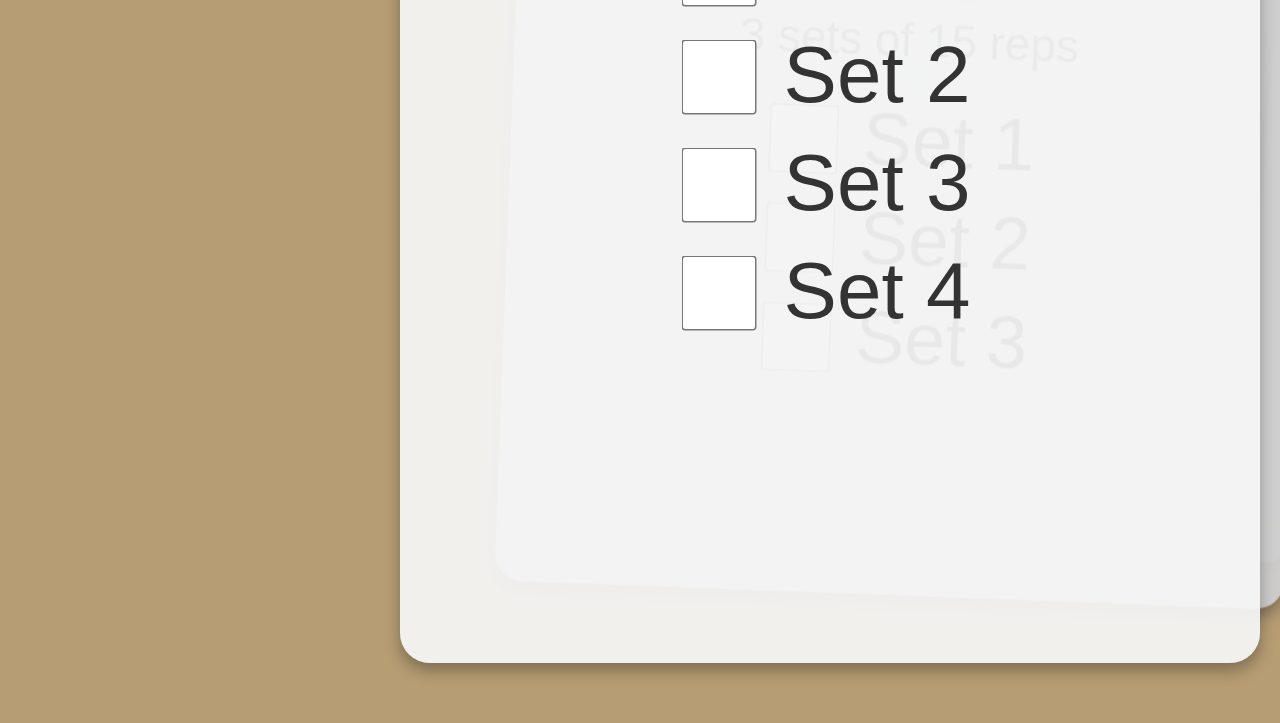
<file: weeks/wedne.html>
<!DOCTYPE html>
<html lang="en">
<head>
    <meta charset="UTF-8">
    <meta name="viewport" content="width=device-width, initial-scale=1.0">
    <title>Effect Cards Swiper</title>
    <link rel="stylesheet" href="../assests/css/card.css">
    <link rel="stylesheet" href="https://cdn.jsdelivr.net/npm/swiper@11/swiper-bundle.min.css" />
</head>
<body>
    <h1>🏋️ Legs, Shoulders & Abs</h1>
    <div class="swiper">
        <div class="swiper-wrapper">
            <!-- Squats -->
            <div class="swiper-slide">
                <h2>1. Squats</h2>
                <img src="../image/gif/squard.gif" alt="Squats">
                <p>4 sets of 20 reps</p>
                <div class="sets">
                    <input type="checkbox" class="setcount"><span>Set 1</span><br>
                    <input type="checkbox" class="setcount"><span>Set 2</span><br>
                    <input type="checkbox" class="setcount"><span>Set 3</span><br>
                    <input type="checkbox" class="setcount"><span>Set 4</span><br>
                </div>
            </div>
            <!-- Jump Squats -->
            <div class="swiper-slide">
                <h2>2. Jump Squats</h2>
                <img src="../image/gif/jump squard.avif" alt="Jump Squats">
                <p>3 sets of 15 reps</p>
                <div class="sets">
                    <input type="checkbox" class="setcount"><span>Set 1</span><br>
                    <input type="checkbox" class="setcount"><span>Set 2</span><br>
                    <input type="checkbox" class="setcount"><span>Set 3</span><br>
                </div>
            </div>
            <!-- Lunges -->
            <div class="swiper-slide">
                <h2>3. Lunges</h2>
                <img src="../image/gif/lunges.avif" alt="Lunges">
                <p>3 sets of 10 reps per leg</p>
                <div class="sets">
                    <input type="checkbox" class="setcount"><span>Set 1</span><br>
                    <input type="checkbox" class="setcount"><span>Set 2</span><br>
                    <input type="checkbox" class="setcount"><span>Set 3</span><br>
                </div>
            </div>
            <!-- Calf Raises -->
            <div class="swiper-slide">
                <h2>4. Calf Raises</h2>
                <img src="../image/gif/calfraise.gif" alt="Calf Raises">
                <p>3 sets of 20 reps</p>
                <div class="sets">
                    <input type="checkbox" class="setcount"><span>Set 1</span><br>
                    <input type="checkbox" class="setcount"><span>Set 2</span><br>
                    <input type="checkbox" class="setcount"><span>Set 3</span><br>
                </div>
            </div>
            <!-- Pike Push-Ups -->
            <div class="swiper-slide">
                <h2>5. Pike Push-Ups</h2>
                <img src="../image/gif/pike punch.gif" alt="Pike Push-Ups">
                <p>3 sets of 12 reps (Shoulders)</p>
                <div class="sets">
                    <input type="checkbox" class="setcount"><span>Set 1</span><br>
                    <input type="checkbox" class="setcount"><span>Set 2</span><br>
                    <input type="checkbox" class="setcount"><span>Set 3</span><br>
                </div>
            </div>
            <!-- Wall Handstand Hold -->
            <div class="swiper-slide">
                <h2>6. Wall Handstand Hold</h2>
                <img src="../image/gif/wall handsome hold.webp" alt="Wall Handstand Hold">
                <p>3 sets of 30 sec</p>
                <div class="sets">
                    <input type="checkbox" class="setcount"><span>Set 1</span><br>
                    <input type="checkbox" class="setcount"><span>Set 2</span><br>
                    <input type="checkbox" class="setcount"><span>Set 3</span><br>
                </div>
            </div>
            <!-- Flutter Kicks -->
            <div class="swiper-slide">
                <h2>7. Flutter Kicks</h2>
                <img src="../image/gif/flutter-kicks-animated.gif" alt="Flutter Kicks">
                <p>3 sets of 20 reps</p>
                <div class="sets">
                    <input type="checkbox" class="setcount"><span>Set 1</span><br>
                    <input type="checkbox" class="setcount"><span>Set 2</span><br>
                    <input type="checkbox" class="setcount"><span>Set 3</span><br>
                </div>
            </div>
            <!-- Plank with Shoulder Tap -->
            <div class="swiper-slide">
                <h2>8. Plank with Shoulder Tap</h2>
                <img src="../image/gif/planksolder.gif" alt="Plank with Shoulder Tap">
                <p>3 sets of 12 reps</p>
                <div class="sets">
                    <input type="checkbox" class="setcount"><span>Set 1</span><br>
                    <input type="checkbox" class="setcount"><span>Set 2</span><br>
                    <input type="checkbox" class="setcount"><span>Set 3</span><br>
                </div>
            </div>
        </div>
    </div>

    <!-- Swiper JS -->
    <script src="https://cdn.jsdelivr.net/npm/swiper@11/swiper-bundle.min.js"></script>
    <script>
        // Initialize Swiper with EffectCards
        const swiper = new Swiper('.swiper', {
            effect: 'cards',
            grabCursor: true,
            slidesPerView: 1,
            loop: false,
            modules: [],
        });
    </script>
</body>
</html>
</file>
<file: assests/css/style.css>
* {
    margin: 0;
    padding: 0;
    box-sizing: border-box; /* Ensures padding and border are included in width/height */
    font-family: 'Inter', Arial, sans-serif;
}

body {
    background: url('../../image/im.jpg');
    background-size: cover;
}

.time {
    width: 100%;
    height: 90px;
}

.structure {
    width: 100%;
    height: 100vh; /* Ensure it fits within the screen */
    display: flex;
    flex-wrap: nowrap;
    column-gap: 30px; /* Space between Diet and Workout */
    padding: 3%;
    box-sizing: border-box;
    align-items: center; /* Center content vertically */
}

.diet {
    width: 50%;
    height: 70%; /* Reduced height to prevent overflow */
    background: rgba(0, 0, 0, 0.7);
    display: flex;
    justify-content: center;
    align-items: center;
    border-radius: 20px;
}

.diet a {
    text-decoration: none;
    color: white;
    font-size: 70px;
    font-weight: bold;
    padding: 100% 10%;
}

/* Workout Section */
.workout {
    width: 50%;
    height: 70%; /* Same height as diet */
    display: flex;
    flex-direction: column;
    justify-content: space-between; /* Space between Home & Gym */
}

.home,
.gym {
    flex: 1; /* Take equal space */
    display: flex;
    justify-content: center;
    align-items: center;
    border-radius: 10px;
    text-decoration: none;
    list-style: none;
    font-size: 50px;
    font-weight: bold;
    width: 100%;
    margin: 10px 0;
    background: rgba(0, 0, 0, 0.7);
}

.home a,
.gym a {
    color: white;
    text-decoration: none;
    font-weight: bold;
    font-size: 50px;
    display: flex;
    flex-direction: column;
    align-items: center;
    justify-content: center;
    text-align: center;
    width: 100%;
    height: 100%;
}

.home a li,
.gym a li {
    margin: 5px 0; /* Space between text and icon */
}


.tip {
    font-size: 29px;
    margin-top: 10px; /* Add space between lines */
    display: block; /* Ensure each tip is on a new line */
}
</file>
<file: assests/css/diet.css>
body{
    padding: 0;
    margin: 0;
    background: url('../../image/meal.avif');
    background-size: cover;
}
.meal{
    margin: 0  10% 5% ;
    display: flex;
    flex-wrap: wrap;
    column-gap: 4%;
   
}
.mealitem{
    padding: 30px;
    border: 2px solid black;
    margin-top: 4%;
    font-size: 30px;
    width: 850px;
   height: fit-content;
   border-radius: 30px;
   color: white;
   background: rgba(0, 0, 0, 0.7);
   box-shadow: 0 8px 24px rgba(0, 0, 0, 0.7), 0 16px 56px rgba(0, 0, 0, 0.7), 0 24px 80px rgba(0, 0, 0, 0.7);

}
</file>
<file: assests/css/week.css>
body{
    padding: 0;
    margin: 0;
    background: url('../../image/weeks.avif');
    background-size: cover;
}
.days ul{
    margin: 0  4% 4% 4%;
    display: flex;
    flex-wrap: wrap;
    column-gap: 4%;
}
.day{
    padding: 10px;
    border: 2px solid rgb(255, 255, 255);
    margin-top: 4%;
    width: 360px;
   height: 360px;
   justify-content: center;
   align-items: center;
   display: flex;
   border-radius: 30px;
   color: white;
   background:  rgba(25, 25, 26 , .9);
   box-shadow: 0 8px 24px rgba(0, 0, 0, 0.7), 0 16px 56px rgba(0, 0, 0, 0.7), 0 24px 80px rgba(0, 0, 0, 0.7);
   
   list-style: none;
   

}
.day a{
 text-decoration: none;
 color: white; 
 font-size: 50px; 
 width: 100%; 
 display: flex;
 align-items: center;
 justify-content: center;
 height: 100%;
}
</file>
<file: assests/css/card.css>
/* Custom CSS for the Swiper container and cards */
body {
    font-family: 'Arial', sans-serif;
    background: #b69d74;
    margin: 0;
    padding: 10px;
    width: 100%;
    height: 500px !important;
    display: flex;
    flex-wrap: wrap;
    justify-content: center;
    align-items: center;
    
 
    color: white;

}

h1 {
    width: 100%;
    height: fit-content;
    border-radius: 30px;
    font-size: 130px;
    margin: 100px 0;
   display: flex;
   flex-wrap: nowrap;
    text-align: center;
    color: #1e3c72; /* Vibrant heading color */
    background-color:#cfe7ec ;
    text-shadow: 2px 2px 4px rgba(0, 0, 0, 0.3); /* Text shadow for depth */
}

.swiper {
    width: 1100px; /* Adjusted width */
    max-width: 800px; /* Set a maximum width to prevent breaking */
    margin: 90px 0 0 300px !important;
    
    overflow: hidden;
}

.swiper-slide {
    width: 800px !important;
    height: 1600px !important;
    display: flex;
    flex-direction: column;
    justify-content: center;
    align-items: center;
    background: #f5f5f5ef; /* Gradient background for cards */
    color: #272626; /* Dark text for contrast */
    border-radius: 30px;
    box-shadow: 0 8px 16px rgba(0, 0, 0, 0.3); /* Deeper shadow for depth */
    padding: 30px;
    text-align: center;
    transition: transform 0.3s ease, box-shadow 0.3s ease; /* Smooth hover effect */
}

.swiper-slide:hover {
    transform: scale(1.05); /* Slightly scale up on hover */
    box-shadow: 0 12px 24px rgba(0, 0, 0, 0.4); /* Enhanced shadow on hover */
}

.swiper-slide h2 {
    font-size:90px;
    margin-bottom: 3;
    color: #1e3c72; /* Dark blue for headings */
}

.swiper-slide img {
    width: 90%;
   
    border-radius: 25px;
    margin-bottom: 35px;
    box-shadow: 0 4px 8px rgba(0, 0, 0, 0.2); /* Shadow for images */
}

.swiper-slide p {
    font-size: 50px;
    margin-bottom: 35px;
    color: #555; /* Slightly darker text for readability */
}

.sets {

 
    width: 100%;
}

.setcount {
    
    margin-bottom: 35px;
    accent-color: #ff6f61; /* Custom checkbox color */
    width: 50px; /* Set the width of the checkbox */
    height: 50px; /* Set the height of the checkbox */
    margin-right: 20px;
    transform: scale(1.5); /* Scale the checkbox */
    transform-origin: center;
}
span {
    font-size: 80px !important;
    margin-left: 20px;
    color: #333; /* Dark text for checkboxes */
}
</file>
